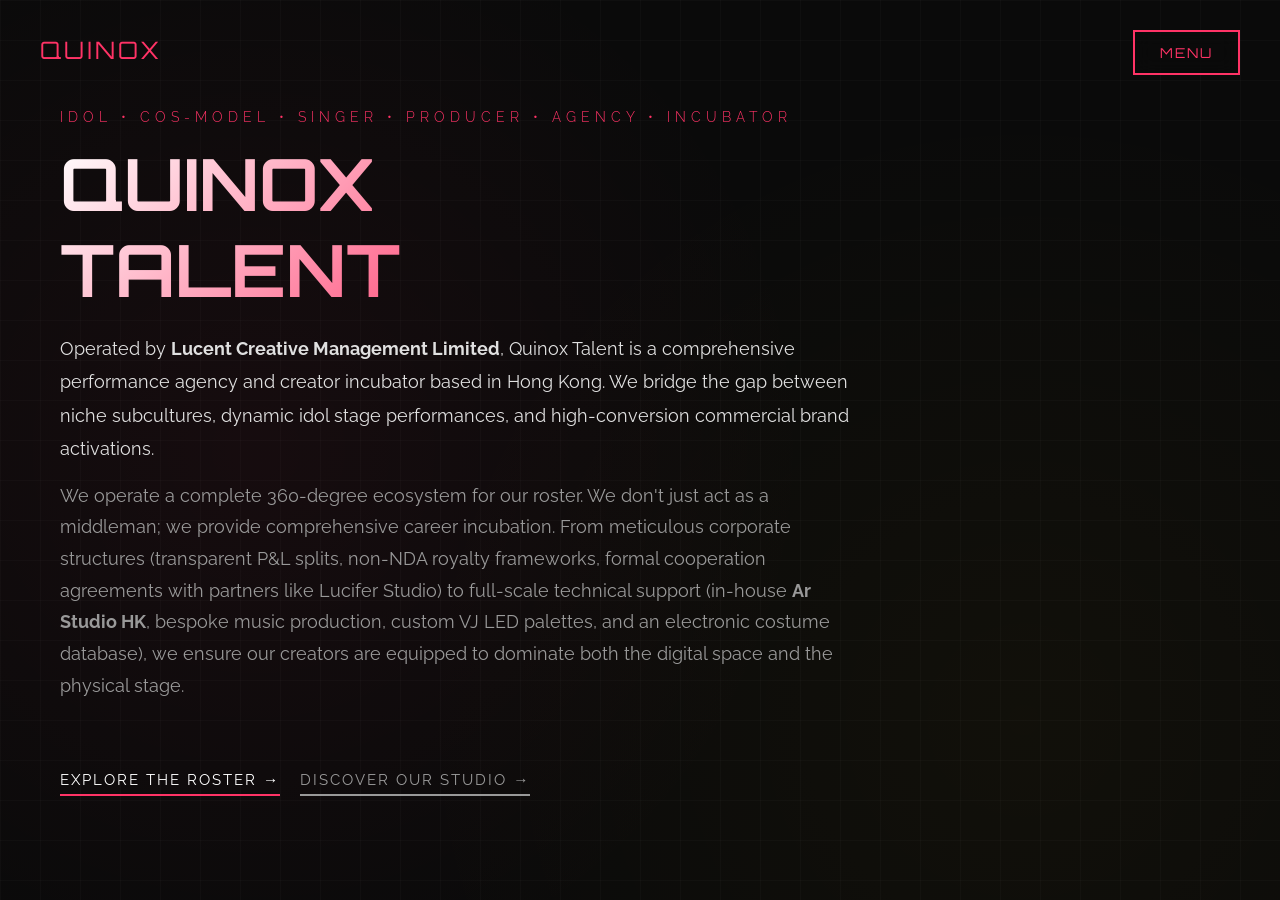
<file: index.html>
<!DOCTYPE html>
<html lang="en">
<head>
    <meta charset="UTF-8">
    <meta name="viewport" content="width=device-width, initial-scale=1.0">
    <title>Quinox Talent | Performance Agency & Incubator</title>
    <link rel="stylesheet" href="style.css">
</head>
<body>

    <div class="logo">QUINOX</div>

    <div id="myNav" class="menu-overlay">
        <a href="javascript:void(0)" class="closebtn" onclick="closeNav()">&times;</a>
        <a href="index.html">Home</a>
        <a href="artists.html">Creators & Groups</a>
        <a href="studio.html">Studio & Production</a>
        <a href="events.html">Performances & Campaigns</a>
        <a href="socials.html">Network Ecosystem</a>
        <a href="contact.html">Contact & B2B</a>
    </div>

    <button class="nav-toggle" onclick="openNav()">Menu</button>

    <div class="container hero">
        <p class="subtitle">Idol • Cos-Model • Singer • Producer • Agency • Incubator</p>
        <h1>QUINOX<br>TALENT</h1>
        <p style="max-width: 800px; font-size: 1.15rem; color: #e0e0e0;">
            Operated by <strong>Lucent Creative Management Limited</strong>, Quinox Talent is a comprehensive performance agency and creator incubator based in Hong Kong. We bridge the gap between niche subcultures, dynamic idol stage performances, and high-conversion commercial brand activations.
        </p>
        <p style="max-width: 800px; margin-top: 15px; color: var(--text-muted); line-height: 1.8;">
            We operate a complete 360-degree ecosystem for our roster. We don't just act as a middleman; we provide comprehensive career incubation. From meticulous corporate structures (transparent P&L splits, non-NDA royalty frameworks, formal cooperation agreements with partners like Lucifer Studio) to full-scale technical support (in-house <strong>Ar Studio HK</strong>, bespoke music production, custom VJ LED palettes, and an electronic costume database), we ensure our creators are equipped to dominate both the digital space and the physical stage.
        </p>
        
        <div style="display: flex; gap: 20px; margin-top: 40px;">
            <a href="artists.html" class="cta-link">Explore The Roster →</a>
            <a href="studio.html" class="cta-link" style="border-color: var(--text-muted); color: var(--text-muted);">Discover Our Studio →</a>
        </div>
    </div>

    <script src="script.js"></script>
</body>
</html>
</file>
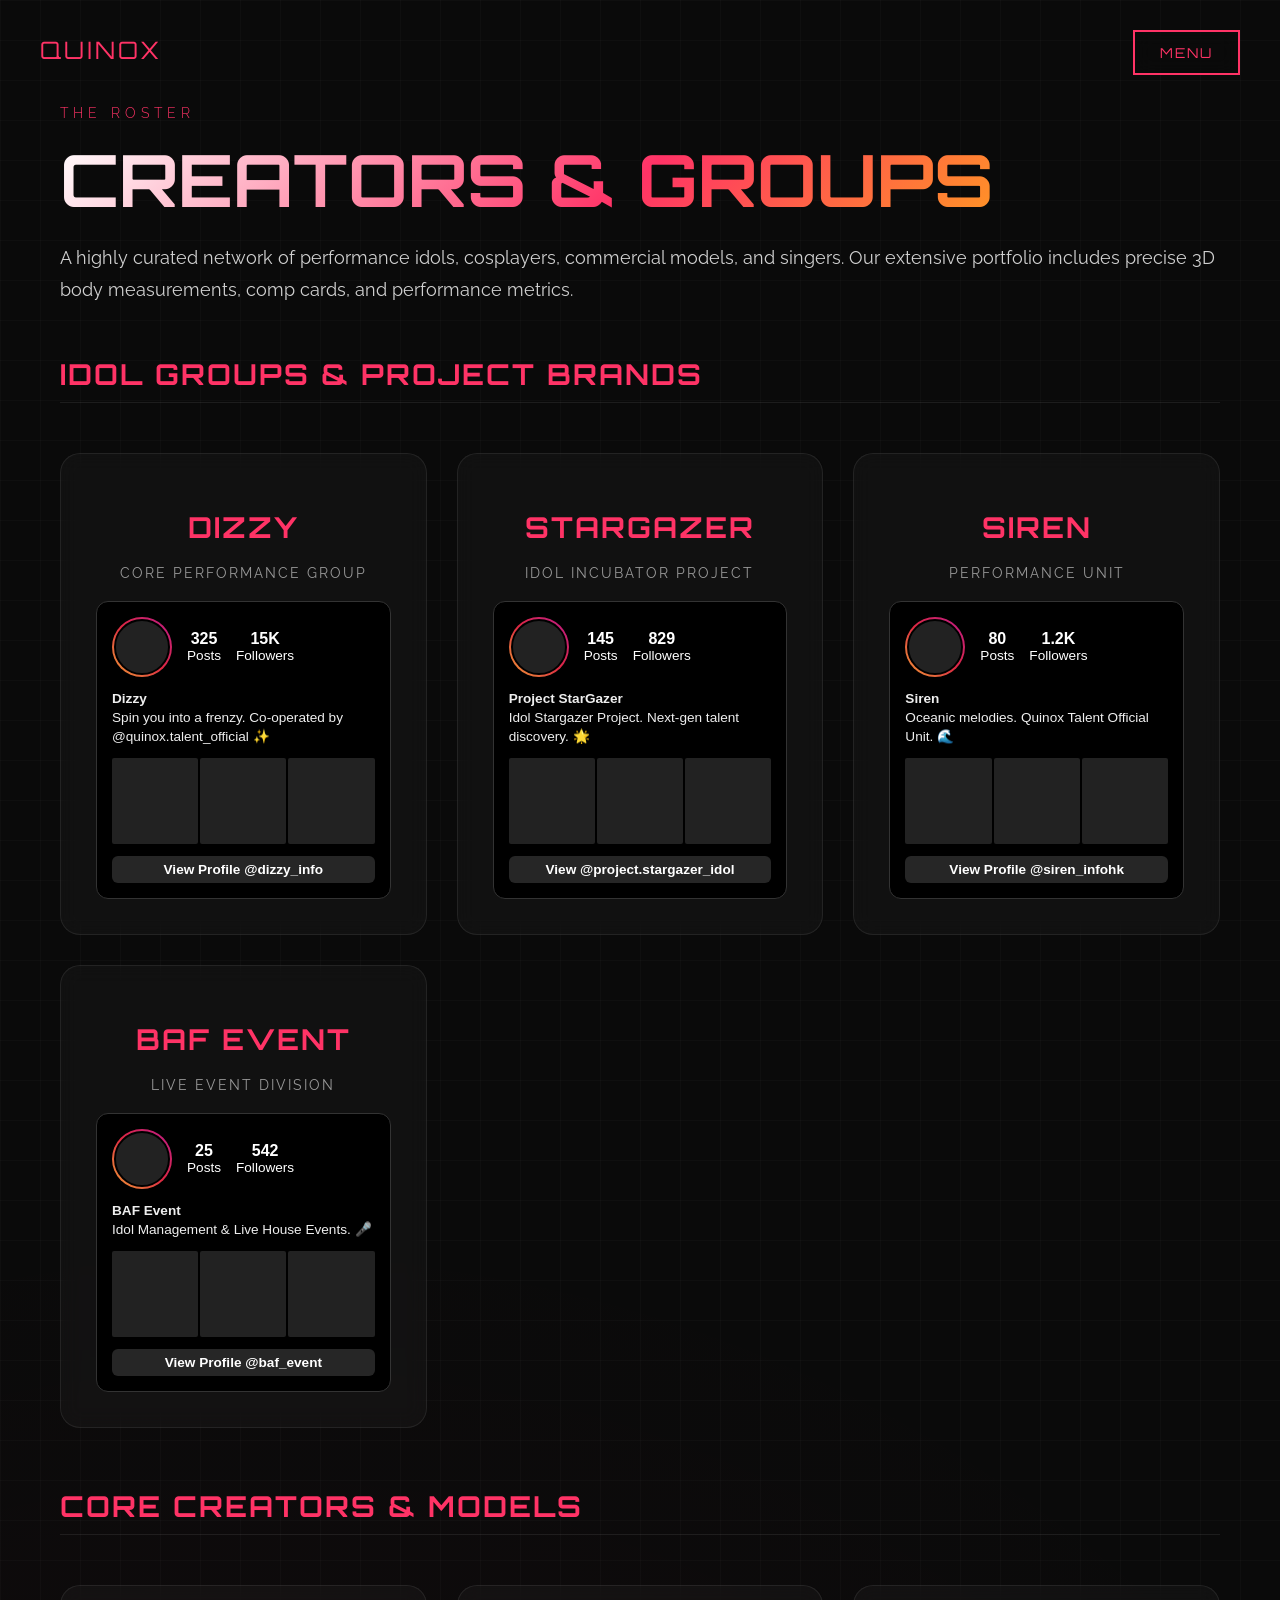
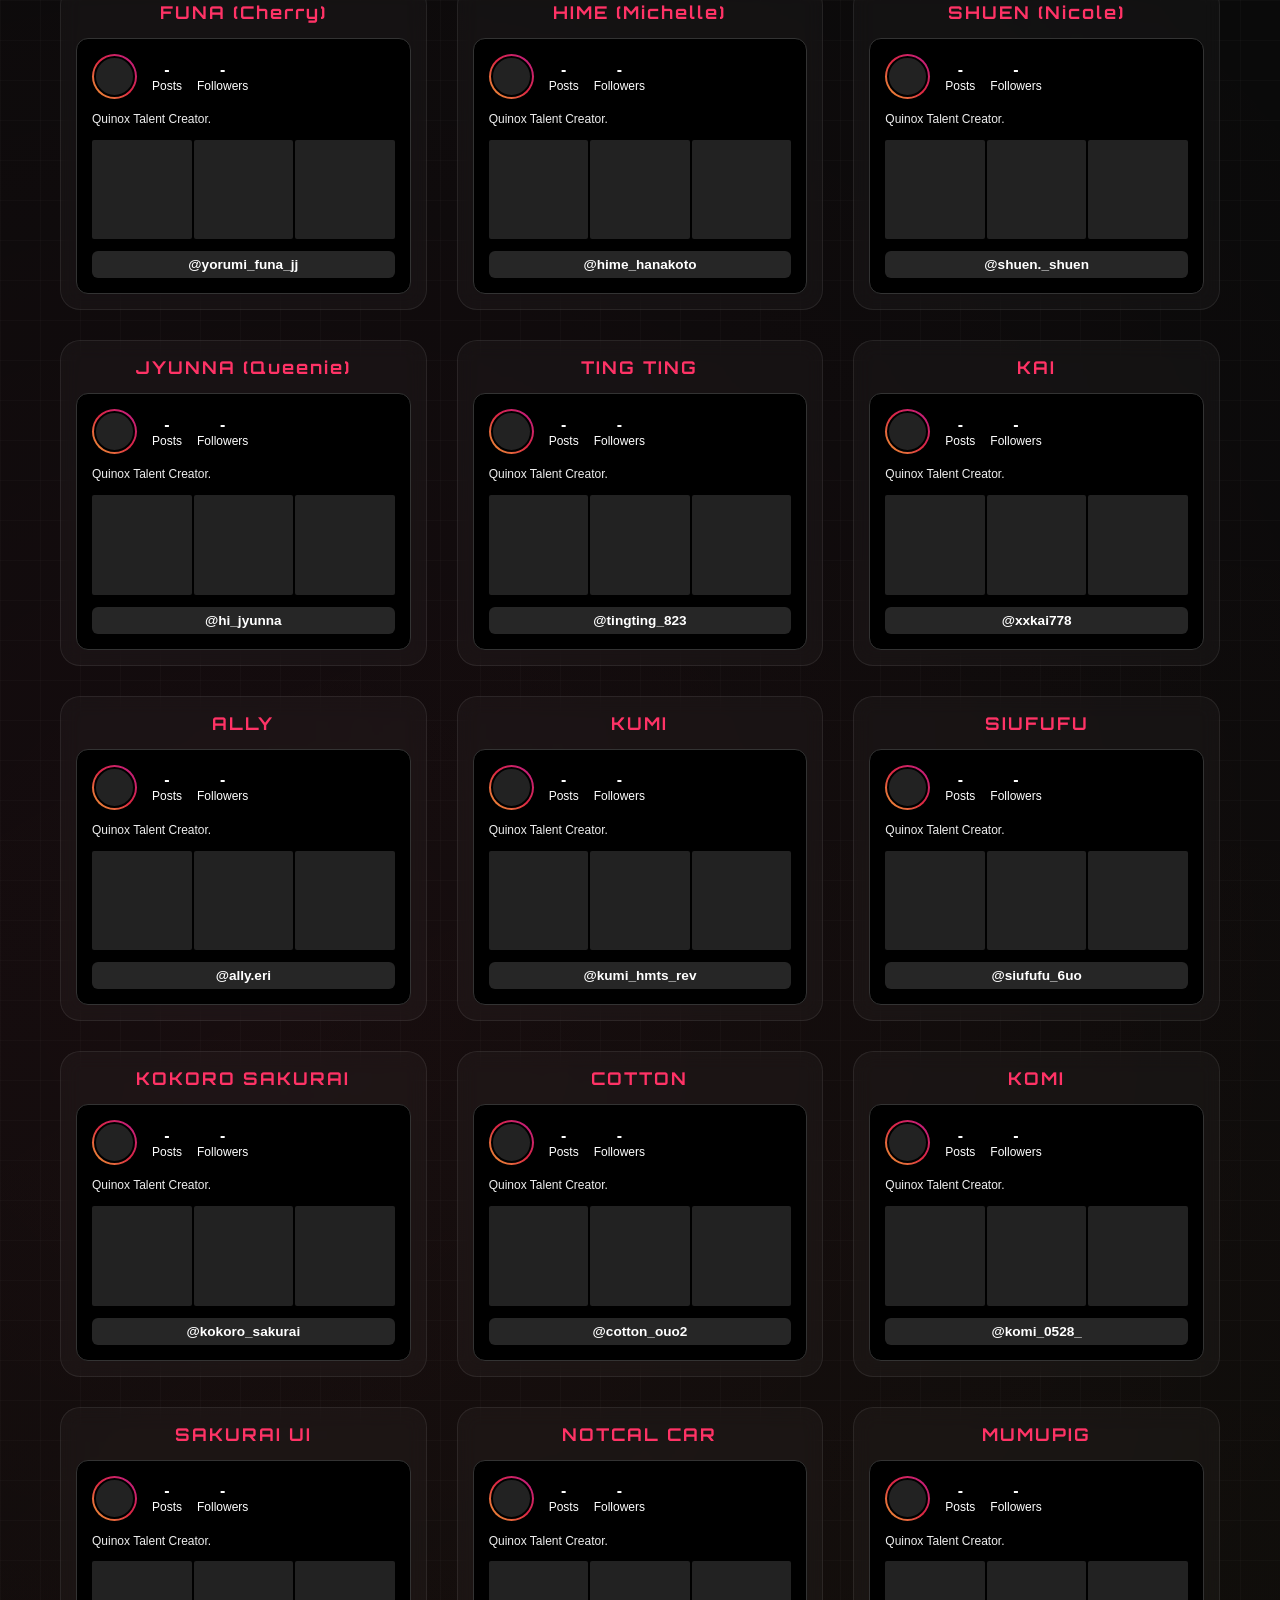
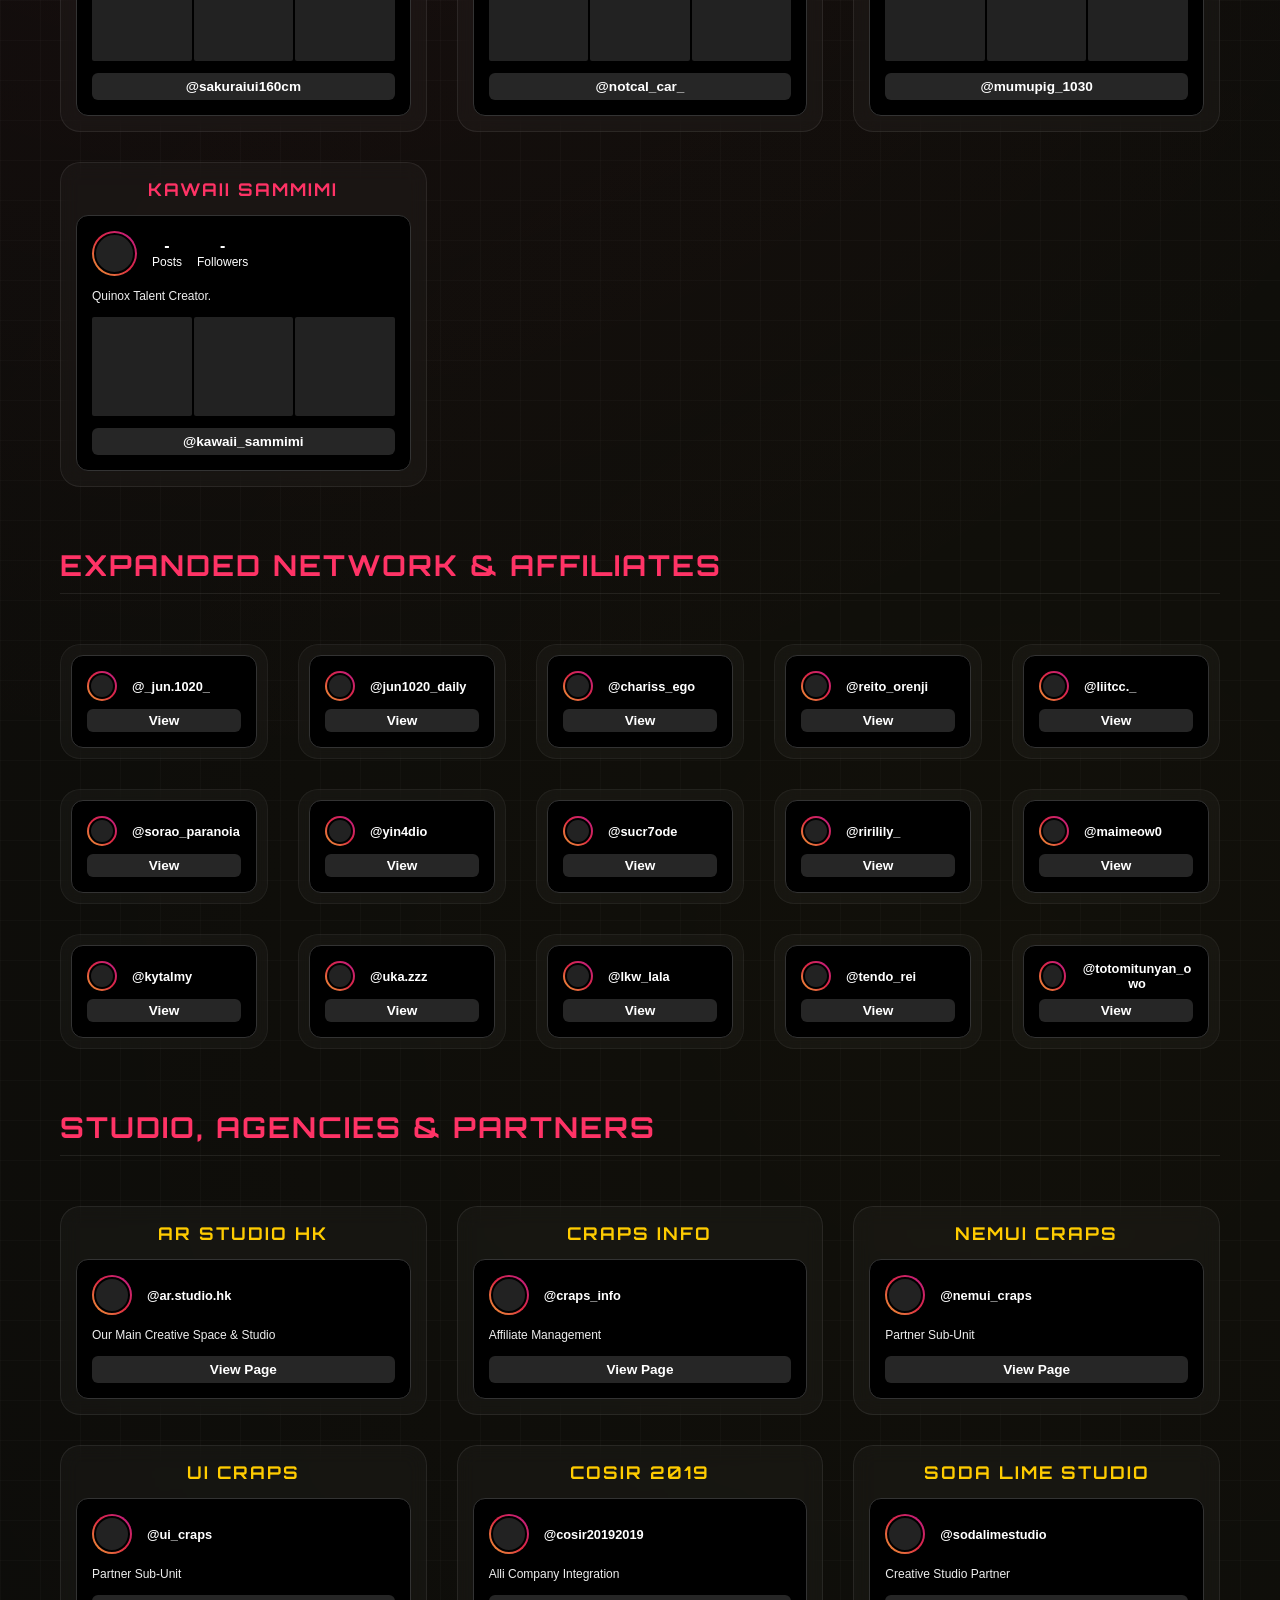
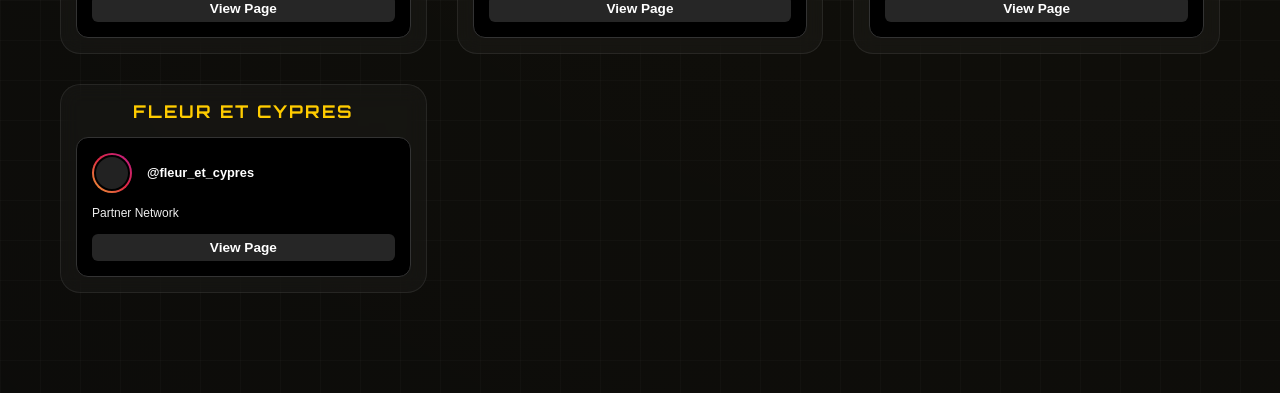
<file: artists.html>
<!DOCTYPE html>
<html lang="en">
<head>
    <meta charset="UTF-8">
    <meta name="viewport" content="width=device-width, initial-scale=1.0">
    <title>Creators & Groups | Quinox Talent</title>
    <link rel="stylesheet" href="style.css">
</head>
<body>
    <div class="logo">QUINOX</div>
    
    <div id="myNav" class="menu-overlay">
        <a href="javascript:void(0)" class="closebtn" onclick="closeNav()">&times;</a>
        <a href="index.html">Home</a>
        <a href="artists.html">Creators & Groups</a>
        <a href="studio.html">Studio & Production</a>
        <a href="events.html">Performances & Campaigns</a>
        <a href="socials.html">Network Ecosystem</a>
        <a href="contact.html">Contact & B2B</a>
    </div>
    <button class="nav-toggle" onclick="openNav()">Menu</button>

    <div class="container">
        <p class="subtitle">The Roster</p>
        <h1>CREATORS & GROUPS</h1>
        <p>A highly curated network of performance idols, cosplayers, commercial models, and singers. Our extensive portfolio includes precise 3D body measurements, comp cards, and performance metrics.</p>

        <h2 style="margin-top: 50px; border-bottom: 1px solid var(--border); padding-bottom: 10px;">IDOL GROUPS & PROJECT BRANDS</h2>
        <div class="grid">
            <div class="card artist-card">
                <h2>DIZZY</h2><p class="genre">Core Performance Group</p>
                <div class="ig-preview-card">
                    <div class="ig-header">
                        <div class="ig-avatar"><div class="ig-avatar-inner"></div></div>
                        <div class="ig-stats"><div><span>325</span>Posts</div><div><span>15K</span>Followers</div></div>
                    </div>
                    <div class="ig-bio"><strong>Dizzy</strong><br>Spin you into a frenzy. Co-operated by @quinox.talent_official ✨</div>
                    <div class="ig-grid"><div class="ig-grid-item"></div><div class="ig-grid-item"></div><div class="ig-grid-item"></div></div>
                    <a href="https://www.instagram.com/dizzy_info/" target="_blank" class="ig-btn">View Profile @dizzy_info</a>
                </div>
            </div>
            <div class="card artist-card">
                <h2>STARGAZER</h2><p class="genre">Idol Incubator Project</p>
                <div class="ig-preview-card">
                    <div class="ig-header">
                        <div class="ig-avatar"><div class="ig-avatar-inner"></div></div>
                        <div class="ig-stats"><div><span>145</span>Posts</div><div><span>829</span>Followers</div></div>
                    </div>
                    <div class="ig-bio"><strong>Project StarGazer</strong><br>Idol Stargazer Project. Next-gen talent discovery. 🌟</div>
                    <div class="ig-grid"><div class="ig-grid-item"></div><div class="ig-grid-item"></div><div class="ig-grid-item"></div></div>
                    <a href="https://www.instagram.com/project.stargazer_idol/" target="_blank" class="ig-btn">View @project.stargazer_idol</a>
                </div>
            </div>
            <div class="card artist-card">
                <h2>SIREN</h2><p class="genre">Performance Unit</p>
                <div class="ig-preview-card">
                    <div class="ig-header">
                        <div class="ig-avatar"><div class="ig-avatar-inner"></div></div>
                        <div class="ig-stats"><div><span>80</span>Posts</div><div><span>1.2K</span>Followers</div></div>
                    </div>
                    <div class="ig-bio"><strong>Siren</strong><br>Oceanic melodies. Quinox Talent Official Unit. 🌊</div>
                    <div class="ig-grid"><div class="ig-grid-item"></div><div class="ig-grid-item"></div><div class="ig-grid-item"></div></div>
                    <a href="https://www.instagram.com/siren_infohk/" target="_blank" class="ig-btn">View Profile @siren_infohk</a>
                </div>
            </div>
            <div class="card artist-card">
                <h2>BAF EVENT</h2><p class="genre">Live Event Division</p>
                <div class="ig-preview-card">
                    <div class="ig-header">
                        <div class="ig-avatar"><div class="ig-avatar-inner"></div></div>
                        <div class="ig-stats"><div><span>25</span>Posts</div><div><span>542</span>Followers</div></div>
                    </div>
                    <div class="ig-bio"><strong>BAF Event</strong><br>Idol Management & Live House Events. 🎤</div>
                    <div class="ig-grid"><div class="ig-grid-item"></div><div class="ig-grid-item"></div><div class="ig-grid-item"></div></div>
                    <a href="https://www.instagram.com/baf_event/" target="_blank" class="ig-btn">View Profile @baf_event</a>
                </div>
            </div>
        </div>

        <h2 style="margin-top: 60px; border-bottom: 1px solid var(--border); padding-bottom: 10px;">CORE CREATORS & MODELS</h2>
        <div class="grid">
            <script>
                const coreCreators = [
                    {name: "FUNA (Cherry)", handle: "yorumi_funa_jj"},
                    {name: "HIME (Michelle)", handle: "hime_hanakoto"},
                    {name: "SHUEN (Nicole)", handle: "shuen._shuen"},
                    {name: "JYUNNA (Queenie)", handle: "hi_jyunna"},
                    {name: "TING TING", handle: "tingting_823"},
                    {name: "KAI", handle: "xxkai778"},
                    {name: "ALLY", handle: "ally.eri"},
                    {name: "KUMI", handle: "kumi_hmts_rev"},
                    {name: "SIUFUFU", handle: "siufufu_6uo"},
                    {name: "KOKORO SAKURAI", handle: "kokoro_sakurai"},
                    {name: "COTTON", handle: "cotton_ouo2"},
                    {name: "KOMI", handle: "komi_0528_"},
                    {name: "SAKURAI UI", handle: "sakuraiui160cm"},
                    {name: "NOTCAL CAR", handle: "notcal_car_"},
                    {name: "MUMUPIG", handle: "mumupig_1030"},
                    {name: "KAWAII SAMMIMI", handle: "kawaii_sammimi"}
                ];
                
                coreCreators.forEach(creator => {
                    document.write(`
                    <div class="card artist-card" style="padding: 15px;">
                        <h2 style="font-size: 1.1rem; margin-top:0;">${creator.name}</h2>
                        <div class="ig-preview-card" style="margin-top: 10px;">
                            <div class="ig-header">
                                <div class="ig-avatar" style="width:45px; height:45px;"><div class="ig-avatar-inner"></div></div>
                                <div class="ig-stats" style="font-size: 0.75rem;"><div><span>-</span>Posts</div><div><span>-</span>Followers</div></div>
                            </div>
                            <div class="ig-bio" style="font-size: 0.75rem;">Quinox Talent Creator.</div>
                            <div class="ig-grid"><div class="ig-grid-item"></div><div class="ig-grid-item"></div><div class="ig-grid-item"></div></div>
                            <a href="https://www.instagram/${creator.handle}/" target="_blank" class="ig-btn">@${creator.handle}</a>
                        </div>
                    </div>
                    `);
                });
            </script>
        </div>

        <h2 style="margin-top: 60px; border-bottom: 1px solid var(--border); padding-bottom: 10px;">EXPANDED NETWORK & AFFILIATES</h2>
        <div class="grid" style="grid-template-columns: repeat(auto-fit, minmax(200px, 1fr));">
            <script>
                const expandedNetwork = [
                    "_jun.1020_", "jun1020_daily", "chariss_ego", "reito_orenji", "liitcc._", 
                    "sorao_paranoia", "yin4dio", "sucr7ode", "ririlily_", "maimeow0", 
                    "kytalmy", "uka.zzz", "lkw_lala", "tendo_rei", "totomitunyan_owo"
                ];
                
                expandedNetwork.forEach(handle => {
                    document.write(`
                    <div class="card artist-card" style="padding: 10px; border-color: rgba(255,255,255,0.05);">
                        <div class="ig-preview-card" style="margin-top: 0;">
                            <div class="ig-header" style="margin-bottom:0;">
                                <div class="ig-avatar" style="width:30px; height:30px;"><div class="ig-avatar-inner"></div></div>
                                <div style="font-size:0.8rem; font-weight:bold; word-break: break-all;">@${handle}</div>
                            </div>
                            <a href="https://www.instagram/${handle}/" target="_blank" class="ig-btn" style="padding: 4px 0; margin-top:8px;">View</a>
                        </div>
                    </div>
                    `);
                });
            </script>
        </div>

        <h2 style="margin-top: 60px; border-bottom: 1px solid var(--border); padding-bottom: 10px;">STUDIO, AGENCIES & PARTNERS</h2>
        <div class="grid">
            <script>
                const partners = [
                    {name: "AR STUDIO HK", handle: "ar.studio.hk", desc: "Our Main Creative Space & Studio"},
                    {name: "CRAPS INFO", handle: "craps_info", desc: "Affiliate Management"},
                    {name: "NEMUI CRAPS", handle: "nemui_craps", desc: "Partner Sub-Unit"},
                    {name: "UI CRAPS", handle: "ui_craps", desc: "Partner Sub-Unit"},
                    {name: "COSIR 2019", handle: "cosir20192019", desc: "Alli Company Integration"},
                    {name: "SODA LIME STUDIO", handle: "sodalimestudio", desc: "Creative Studio Partner"},
                    {name: "FLEUR ET CYPRES", handle: "fleur_et_cypres", desc: "Partner Network"}
                ];
                
                partners.forEach(partner => {
                    document.write(`
                    <div class="card artist-card" style="padding: 15px;">
                        <h2 style="font-size: 1.1rem; margin-top:0; color:var(--accent-secondary);">${partner.name}</h2>
                        <div class="ig-preview-card" style="margin-top: 10px;">
                            <div class="ig-header">
                                <div class="ig-avatar" style="width:40px; height:40px;"><div class="ig-avatar-inner"></div></div>
                                <div style="font-size:0.8rem; font-weight:bold;">@${partner.handle}</div>
                            </div>
                            <div class="ig-bio" style="font-size: 0.75rem;">${partner.desc}</div>
                            <a href="https://www.instagram/${partner.handle}/" target="_blank" class="ig-btn">View Page</a>
                        </div>
                    </div>
                    `);
                });
            </script>
        </div>
    </div>

    <script src="script.js"></script>
</body>
</html>
</file>
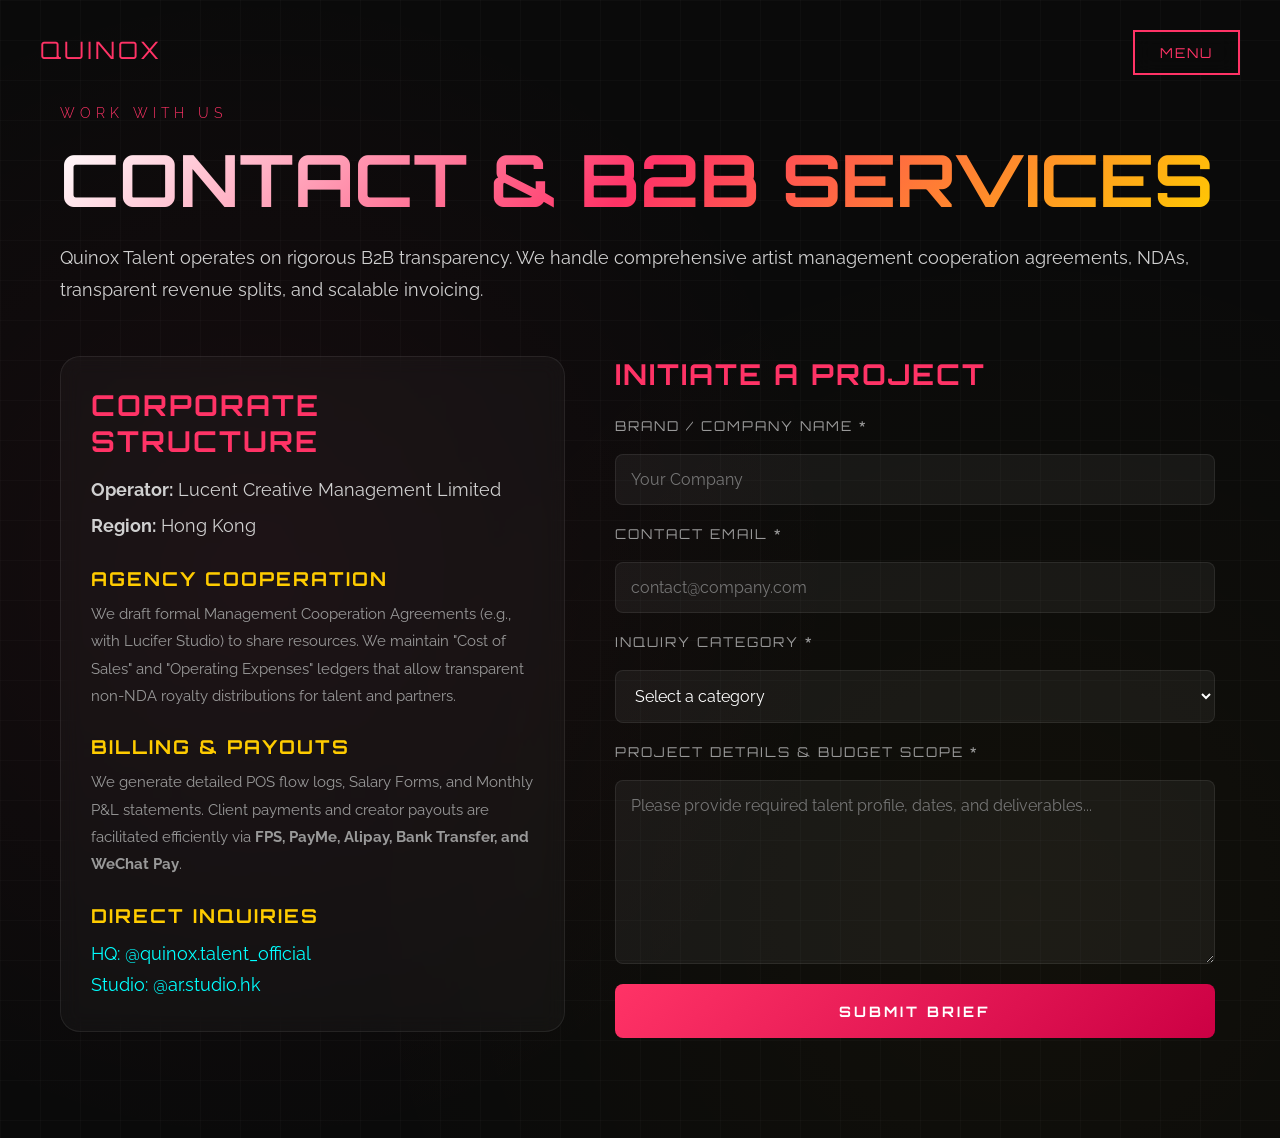
<file: contact.html>
<!DOCTYPE html>
<html lang="en">
<head>
    <meta charset="UTF-8">
    <meta name="viewport" content="width=device-width, initial-scale=1.0">
    <title>Contact & B2B | Quinox Talent</title>
    <link rel="stylesheet" href="style.css">
</head>
<body>
    <div class="logo">QUINOX</div>
    
    <div id="myNav" class="menu-overlay">
        <a href="javascript:void(0)" class="closebtn" onclick="closeNav()">&times;</a>
        <a href="index.html">Home</a>
        <a href="artists.html">Creators & Groups</a>
        <a href="studio.html">Studio & Production</a>
        <a href="events.html">Performances & Campaigns</a>
        <a href="socials.html">Network Ecosystem</a>
        <a href="contact.html">Contact & B2B</a>
    </div>
    <button class="nav-toggle" onclick="openNav()">Menu</button>

    <div class="container">
        <p class="subtitle">Work With Us</p>
        <h1>CONTACT & B2B SERVICES</h1>
        <p>Quinox Talent operates on rigorous B2B transparency. We handle comprehensive artist management cooperation agreements, NDAs, transparent revenue splits, and scalable invoicing.</p>

        <div class="contact-grid">
            <div>
                <div class="info-card">
                    <h2>CORPORATE STRUCTURE</h2>
                    <p style="margin-bottom: 5px;"><strong>Operator:</strong> Lucent Creative Management Limited</p>
                    <p style="margin-bottom: 20px;"><strong>Region:</strong> Hong Kong</p>
                    
                    <h3 style="margin-top: 25px;">AGENCY COOPERATION</h3>
                    <p style="color: var(--text-muted); font-size: 0.95rem;">
                        We draft formal Management Cooperation Agreements (e.g., with Lucifer Studio) to share resources. We maintain "Cost of Sales" and "Operating Expenses" ledgers that allow transparent non-NDA royalty distributions for talent and partners.
                    </p>
                    
                    <h3 style="margin-top: 25px;">BILLING & PAYOUTS</h3>
                    <p style="color: var(--text-muted); font-size: 0.95rem;">
                        We generate detailed POS flow logs, Salary Forms, and Monthly P&L statements. Client payments and creator payouts are facilitated efficiently via <strong>FPS, PayMe, Alipay, Bank Transfer, and WeChat Pay</strong>.
                    </p>

                    <h3 style="margin-top: 25px;">DIRECT INQUIRIES</h3>
                    <p style="color: var(--accent-glow);">HQ: @quinox.talent_official</p>
                    <p style="color: var(--accent-glow);">Studio: @ar.studio.hk</p>
                </div>
            </div>

            <div>
                <h2 style="margin-bottom: 25px;">INITIATE A PROJECT</h2>
                <form onsubmit="handleSubmit(event)">
                    <label>BRAND / COMPANY NAME *</label>
                    <input type="text" placeholder="Your Company" required>

                    <label>CONTACT EMAIL *</label>
                    <input type="email" placeholder="contact@company.com" required>

                    <label>INQUIRY CATEGORY *</label>
                    <select required>
                        <option value="">Select a category</option>
                        <option value="commercial">Commercial Promotion / Ad Campaign</option>
                        <option value="stage">Stage Performance / Idol Show</option>
                        <option value="sponsorship">Brand Sponsorship</option>
                        <option value="b2b">Agency Cooperation</option>
                    </select>

                    <label>PROJECT DETAILS & BUDGET SCOPE *</label>
                    <textarea rows="8" placeholder="Please provide required talent profile, dates, and deliverables..." required></textarea>

                    <button type="submit" class="submit-btn">SUBMIT BRIEF</button>
                </form>
            </div>
        </div>
    </div>

    <script src="script.js"></script>
</body>
</html>
</file>
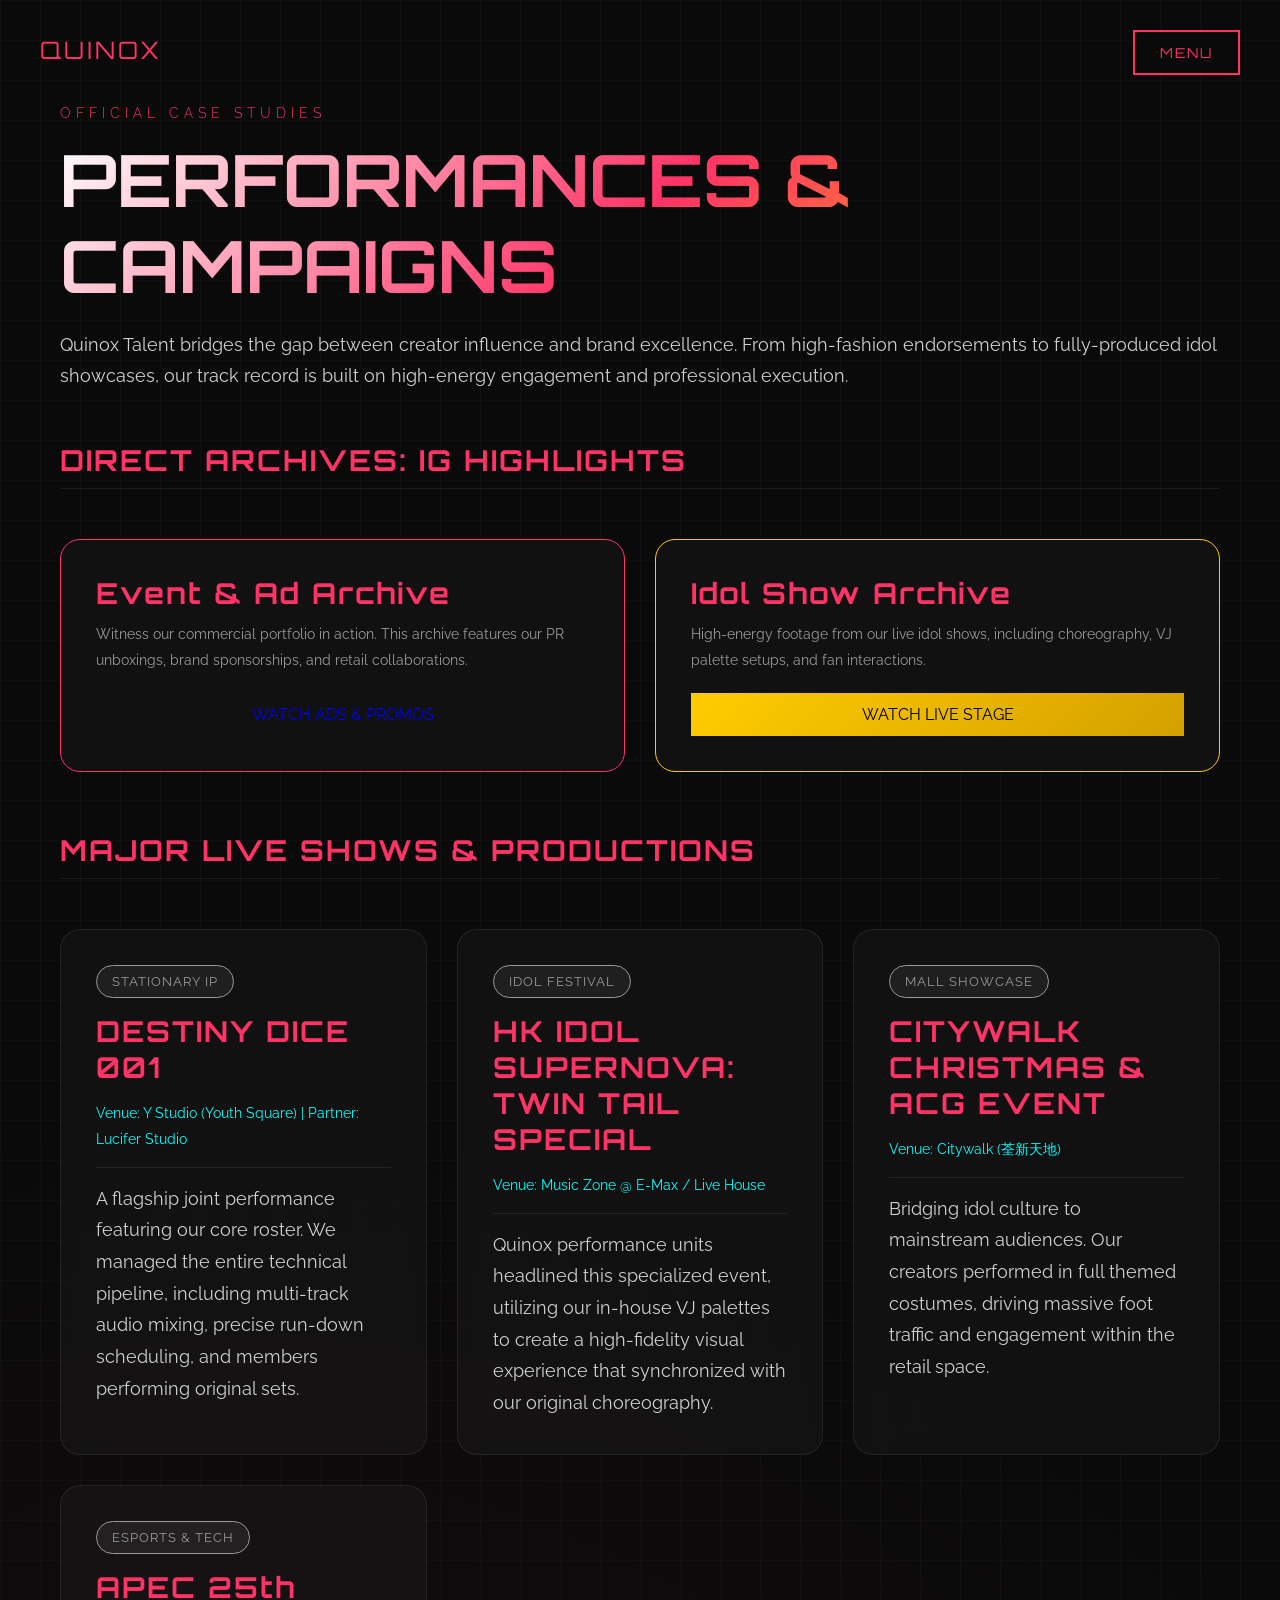
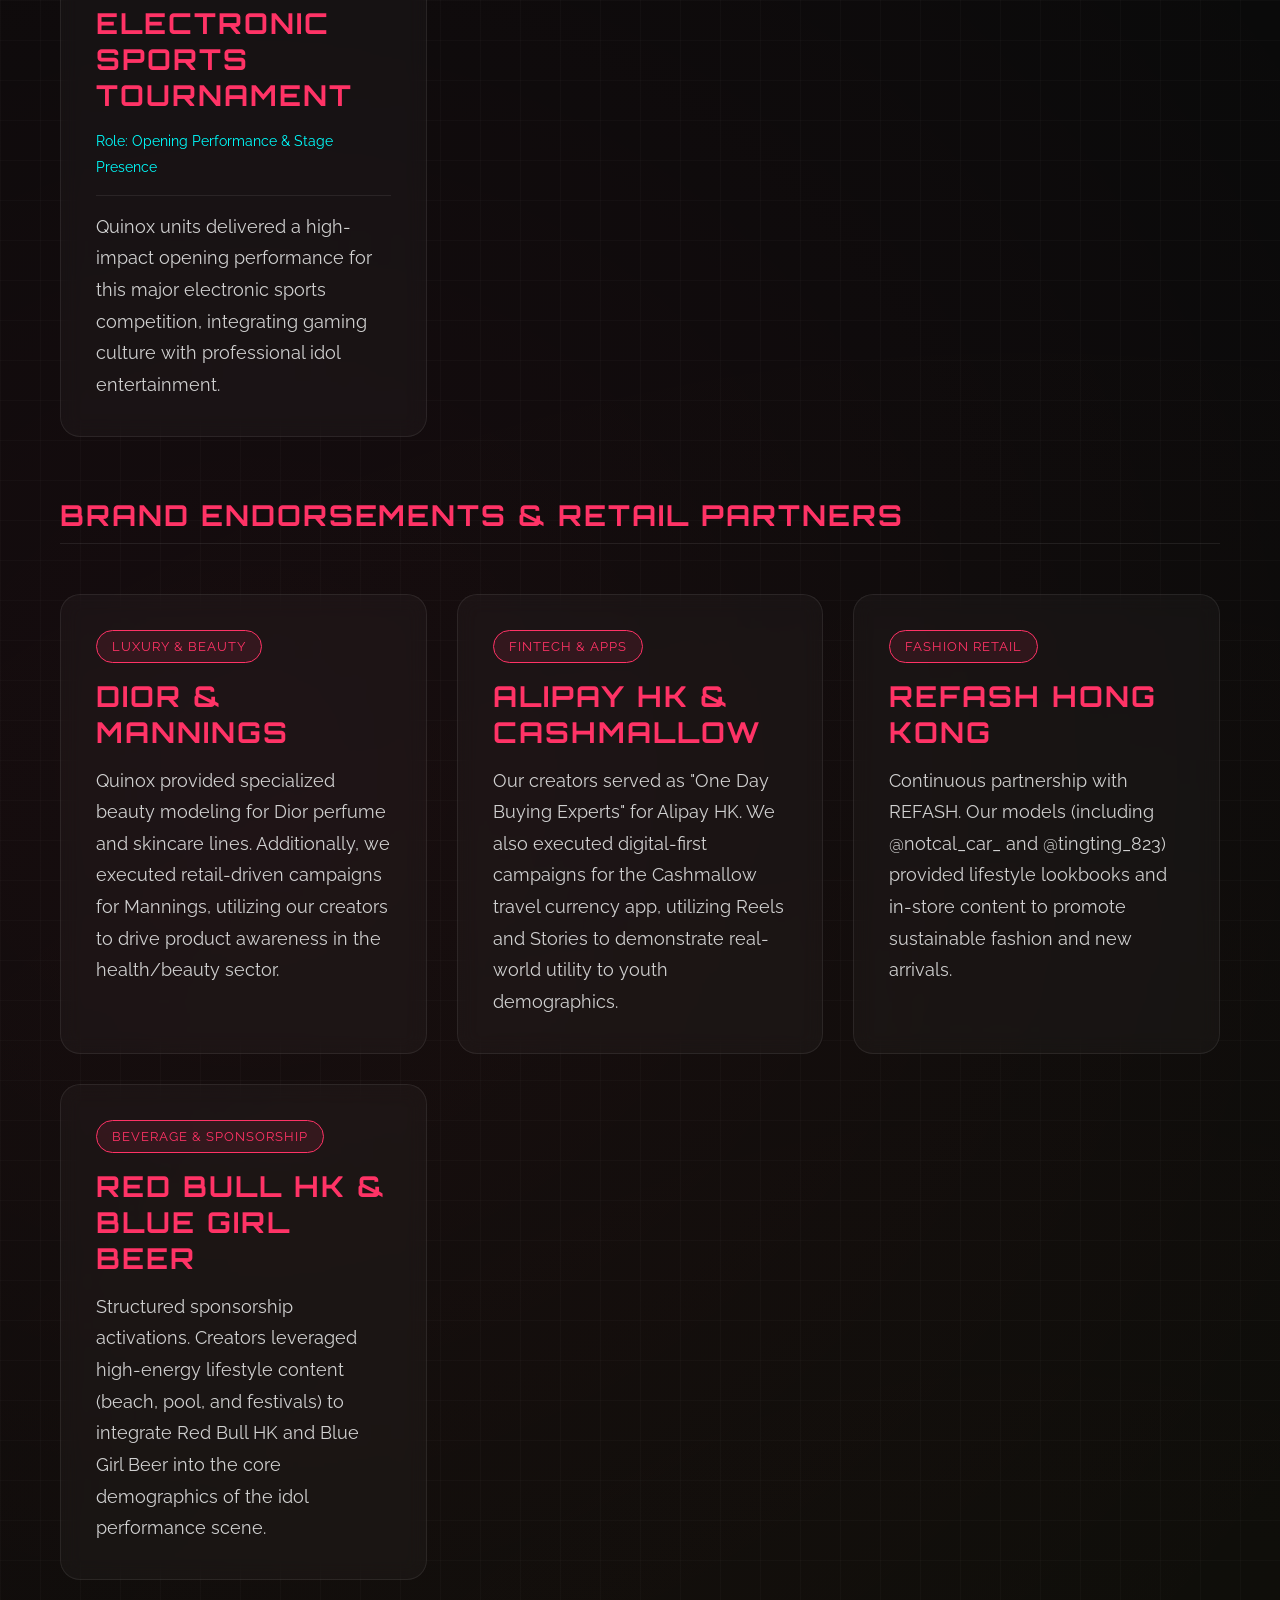
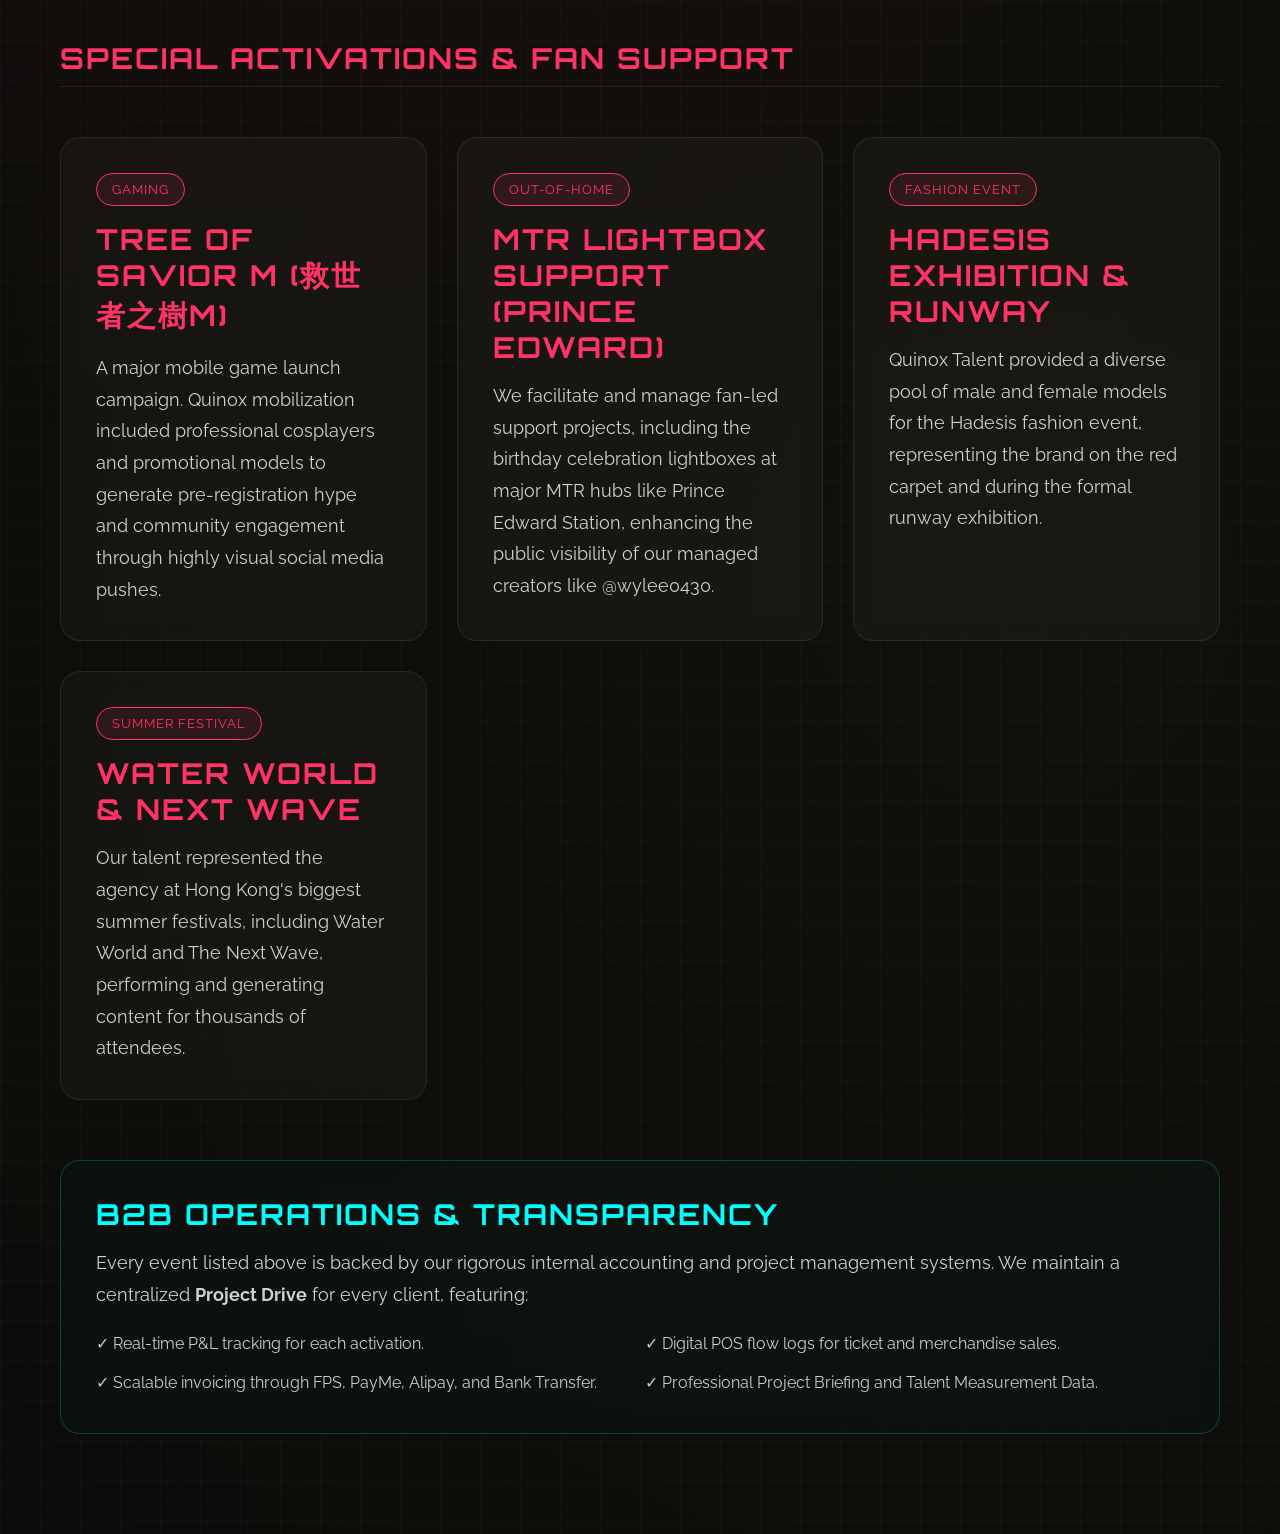
<file: events.html>
<!DOCTYPE html>
<html lang="en">
<head>
    <meta charset="UTF-8">
    <meta name="viewport" content="width=device-width, initial-scale=1.0">
    <title>Performances & Campaigns | Quinox Talent</title>
    <link rel="stylesheet" href="style.css">
</head>
<body>
    <div class="logo">QUINOX</div>
    
    <div id="myNav" class="menu-overlay">
        <a href="javascript:void(0)" class="closebtn" onclick="closeNav()">&times;</a>
        <a href="index.html">Home</a>
        <a href="artists.html">Creators & Groups</a>
        <a href="studio.html">Studio & Production</a>
        <a href="events.html">Performances & Campaigns</a>
        <a href="socials.html">Network Ecosystem</a>
        <a href="contact.html">Contact & B2B</a>
    </div>
    <button class="nav-toggle" onclick="openNav()">Menu</button>

    <div class="container">
        <p class="subtitle">Official Case Studies</p>
        <h1>PERFORMANCES & CAMPAIGNS</h1>
        <p>Quinox Talent bridges the gap between creator influence and brand excellence. From high-fashion endorsements to fully-produced idol showcases, our track record is built on high-energy engagement and professional execution.</p>

        <h2 style="margin-top: 50px; border-bottom: 1px solid var(--border); padding-bottom: 10px;">DIRECT ARCHIVES: IG HIGHLIGHTS</h2>
        <div class="grid" style="grid-template-columns: 1fr 1fr; margin-bottom: 60px;">
            <div class="card" style="border-color: var(--accent); display: flex; flex-direction: column; justify-content: center;">
                <h2 style="margin-bottom: 10px;">Event & Ad Archive</h2>
                <p style="font-size: 0.9rem; color: var(--text-muted); margin-bottom: 20px;">
                    Witness our commercial portfolio in action. This archive features our PR unboxings, brand sponsorships, and retail collaborations.
                </p>
                <a href="https://www.instagram.com/stories/highlights/18288766567148145/" target="_blank" class="submit-btn" style="text-decoration: none; padding: 12px 20px; text-align: center;">WATCH ADS & PROMOS</a>
            </div>

            <div class="card" style="border-color: var(--accent-secondary); display: flex; flex-direction: column; justify-content: center;">
                <h2 style="margin-bottom: 10px;">Idol Show Archive</h2>
                <p style="font-size: 0.9rem; color: var(--text-muted); margin-bottom: 20px;">
                    High-energy footage from our live idol shows, including choreography, VJ palette setups, and fan interactions.
                </p>
                <a href="https://www.instagram.com/stories/highlights/18112910713472087/" target="_blank" class="submit-btn" style="text-decoration: none; padding: 12px 20px; text-align: center; background: linear-gradient(135deg, var(--accent-secondary) 0%, #d4a000 100%); color: black;">WATCH LIVE STAGE</a>
            </div>
        </div>

        <h2 style="margin-top: 60px; border-bottom: 1px solid var(--border); padding-bottom: 10px;">MAJOR LIVE SHOWS & PRODUCTIONS</h2>
        <div class="grid">
            <div class="card">
                <span class="event-tag past">STATIONARY IP</span>
                <h2>DESTINY DICE 001</h2>
                <p style="color: var(--accent-glow); font-size: 0.9rem; margin-bottom: 10px;">Venue: Y Studio (Youth Square) | Partner: Lucifer Studio</p>
                <hr style="border: none; border-top: 1px solid var(--border); margin: 15px 0;">
                <p>A flagship joint performance featuring our core roster. We managed the entire technical pipeline, including multi-track audio mixing, precise run-down scheduling, and members performing original sets.</p>
            </div>

            <div class="card">
                <span class="event-tag past">IDOL FESTIVAL</span>
                <h2>HK IDOL SUPERNOVA: TWIN TAIL SPECIAL</h2>
                <p style="color: var(--accent-glow); font-size: 0.9rem; margin-bottom: 10px;">Venue: Music Zone @ E-Max / Live House</p>
                <hr style="border: none; border-top: 1px solid var(--border); margin: 15px 0;">
                <p>Quinox performance units headlined this specialized event, utilizing our in-house VJ palettes to create a high-fidelity visual experience that synchronized with our original choreography.</p>
            </div>

            <div class="card">
                <span class="event-tag past">MALL SHOWCASE</span>
                <h2>CITYWALK CHRISTMAS & ACG EVENT</h2>
                <p style="color: var(--accent-glow); font-size: 0.9rem; margin-bottom: 10px;">Venue: Citywalk (荃新天地)</p>
                <hr style="border: none; border-top: 1px solid var(--border); margin: 15px 0;">
                <p>Bridging idol culture to mainstream audiences. Our creators performed in full themed costumes, driving massive foot traffic and engagement within the retail space.</p>
            </div>

            <div class="card">
                <span class="event-tag past">ESPORTS & TECH</span>
                <h2>APEC 25th ELECTRONIC SPORTS TOURNAMENT</h2>
                <p style="color: var(--accent-glow); font-size: 0.9rem; margin-bottom: 10px;">Role: Opening Performance & Stage Presence</p>
                <hr style="border: none; border-top: 1px solid var(--border); margin: 15px 0;">
                <p>Quinox units delivered a high-impact opening performance for this major electronic sports competition, integrating gaming culture with professional idol entertainment.</p>
            </div>
        </div>

        <h2 style="margin-top: 60px; border-bottom: 1px solid var(--border); padding-bottom: 10px;">BRAND ENDORSEMENTS & RETAIL PARTNERS</h2>
        <div class="grid">
            <div class="card">
                <span class="event-tag">LUXURY & BEAUTY</span>
                <h2>DIOR & MANNINGS</h2>
                <p>Quinox provided specialized beauty modeling for Dior perfume and skincare lines. Additionally, we executed retail-driven campaigns for Mannings, utilizing our creators to drive product awareness in the health/beauty sector.</p>
            </div>

            <div class="card">
                <span class="event-tag">FINTECH & APPS</span>
                <h2>ALIPAY HK & CASHMALLOW</h2>
                <p>Our creators served as "One Day Buying Experts" for Alipay HK. We also executed digital-first campaigns for the Cashmallow travel currency app, utilizing Reels and Stories to demonstrate real-world utility to youth demographics.</p>
            </div>

            <div class="card">
                <span class="event-tag">FASHION RETAIL</span>
                <h2>REFASH HONG KONG</h2>
                <p>Continuous partnership with REFASH. Our models (including @notcal_car_ and @tingting_823) provided lifestyle lookbooks and in-store content to promote sustainable fashion and new arrivals.</p>
            </div>

            <div class="card">
                <span class="event-tag">BEVERAGE & SPONSORSHIP</span>
                <h2>RED BULL HK & BLUE GIRL BEER</h2>
                <p>Structured sponsorship activations. Creators leveraged high-energy lifestyle content (beach, pool, and festivals) to integrate Red Bull HK and Blue Girl Beer into the core demographics of the idol performance scene.</p>
            </div>
        </div>

        <h2 style="margin-top: 60px; border-bottom: 1px solid var(--border); padding-bottom: 10px;">SPECIAL ACTIVATIONS & FAN SUPPORT</h2>
        <div class="grid">
            <div class="card">
                <span class="event-tag">GAMING</span>
                <h2>TREE OF SAVIOR M (救世者之樹M)</h2>
                <p>A major mobile game launch campaign. Quinox mobilization included professional cosplayers and promotional models to generate pre-registration hype and community engagement through highly visual social media pushes.</p>
            </div>

            <div class="card">
                <span class="event-tag">OUT-OF-HOME</span>
                <h2>MTR LIGHTBOX SUPPORT (PRINCE EDWARD)</h2>
                <p>We facilitate and manage fan-led support projects, including the birthday celebration lightboxes at major MTR hubs like Prince Edward Station, enhancing the public visibility of our managed creators like @wylee0430.</p>
            </div>

            <div class="card">
                <span class="event-tag">FASHION EVENT</span>
                <h2>HADESIS EXHIBITION & RUNWAY</h2>
                <p>Quinox Talent provided a diverse pool of male and female models for the Hadesis fashion event, representing the brand on the red carpet and during the formal runway exhibition.</p>
            </div>

            <div class="card">
                <span class="event-tag">SUMMER FESTIVAL</span>
                <h2>WATER WORLD & NEXT WAVE</h2>
                <p>Our talent represented the agency at Hong Kong's biggest summer festivals, including Water World and The Next Wave, performing and generating content for thousands of attendees.</p>
            </div>
        </div>

        <div class="card" style="margin-top: 60px; border: 1px solid rgba(0, 255, 255, 0.2); background: rgba(0, 255, 255, 0.02);">
            <h2 style="color: var(--accent-glow);">B2B OPERATIONS & TRANSPARENCY</h2>
            <p>Every event listed above is backed by our rigorous internal accounting and project management systems. We maintain a centralized <strong>Project Drive</strong> for every client, featuring:</p>
            <ul style="list-style-type: none; margin-top: 20px; color: #ccc; line-height: 1.8; display: grid; grid-template-columns: 1fr 1fr; gap: 10px;">
                <li>✓ Real-time P&L tracking for each activation.</li>
                <li>✓ Digital POS flow logs for ticket and merchandise sales.</li>
                <li>✓ Scalable invoicing through FPS, PayMe, Alipay, and Bank Transfer.</li>
                <li>✓ Professional Project Briefing and Talent Measurement Data.</li>
            </ul>
        </div>

    </div>

    <script src="script.js"></script>
</body>
</html>
</file>
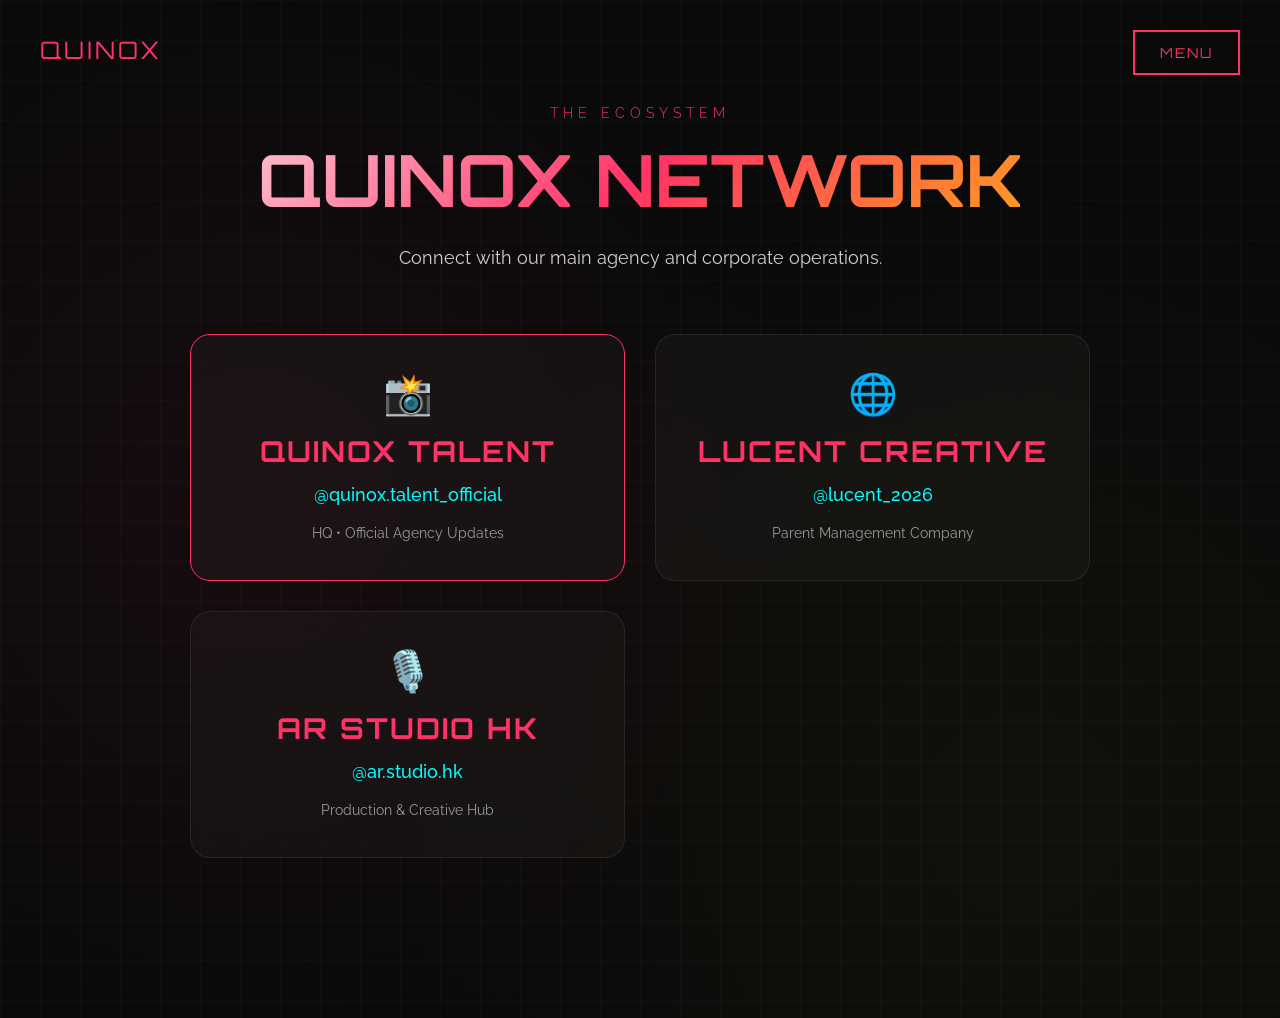
<file: socials.html>
<!DOCTYPE html>
<html lang="en">
<head>
    <meta charset="UTF-8">
    <meta name="viewport" content="width=device-width, initial-scale=1.0">
    <title>Network & Social Media | Quinox Talent</title>
    <link rel="stylesheet" href="style.css">
</head>
<body>
    <div class="logo">QUINOX</div>
    
    <div id="myNav" class="menu-overlay">
        <a href="javascript:void(0)" class="closebtn" onclick="closeNav()">&times;</a>
        <a href="index.html">Home</a>
        <a href="artists.html">Creators & Groups</a>
        <a href="studio.html">Studio & Production</a>
        <a href="events.html">Performances & Campaigns</a>
        <a href="socials.html">Network Ecosystem</a>
        <a href="contact.html">Contact & B2B</a>
    </div>
    <button class="nav-toggle" onclick="openNav()">Menu</button>

    <div class="container" style="text-align: center;">
        <p class="subtitle">The Ecosystem</p>
        <h1>QUINOX NETWORK</h1>
        <p>Connect with our main agency and corporate operations.</p>

        <div class="grid" style="max-width: 900px; margin: 60px auto;">
            <a href="https://www.instagram.com/quinox.talent_official/" target="_blank" class="card social-card" style="border-color: var(--accent);">
                <div style="font-size: 2.5rem; margin-bottom: 15px;">📸</div>
                <h2>QUINOX TALENT</h2>
                <p class="social-handle">@quinox.talent_official</p>
                <p style="font-size: 0.85rem; color: var(--text-muted); margin-top: 10px;">HQ • Official Agency Updates</p>
            </a>

            <a href="https://www.instagram.com/lucent_2026/" target="_blank" class="card social-card">
                <div style="font-size: 2.5rem; margin-bottom: 15px;">🌐</div>
                <h2>LUCENT CREATIVE</h2>
                <p class="social-handle">@lucent_2026</p>
                <p style="font-size: 0.85rem; color: var(--text-muted); margin-top: 10px;">Parent Management Company</p>
            </a>

            <a href="https://www.instagram.com/ar.studio.hk/" target="_blank" class="card social-card">
                <div style="font-size: 2.5rem; margin-bottom: 15px;">🎙️</div>
                <h2>AR STUDIO HK</h2>
                <p class="social-handle">@ar.studio.hk</p>
                <p style="font-size: 0.85rem; color: var(--text-muted); margin-top: 10px;">Production & Creative Hub</p>
            </a>
        </div>
    </div>

    <script src="script.js"></script>
</body>
</html>
</file>
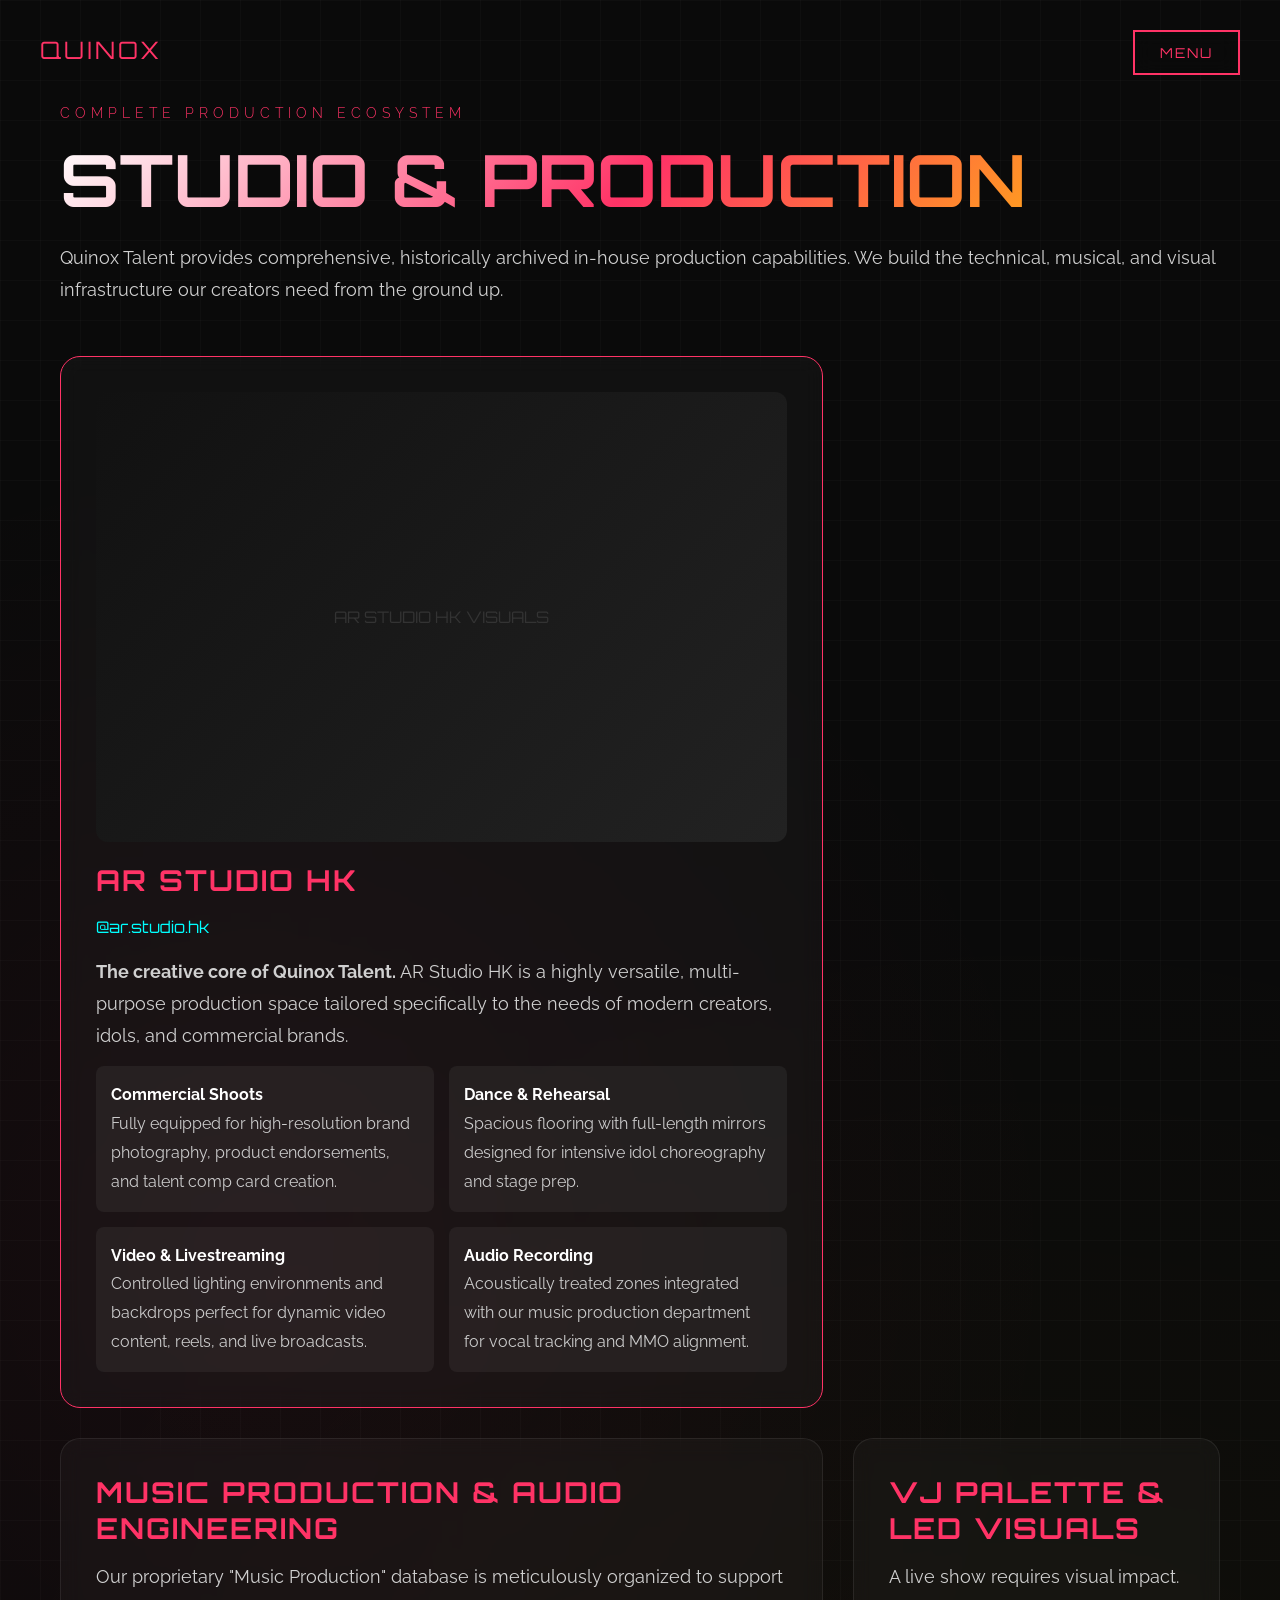
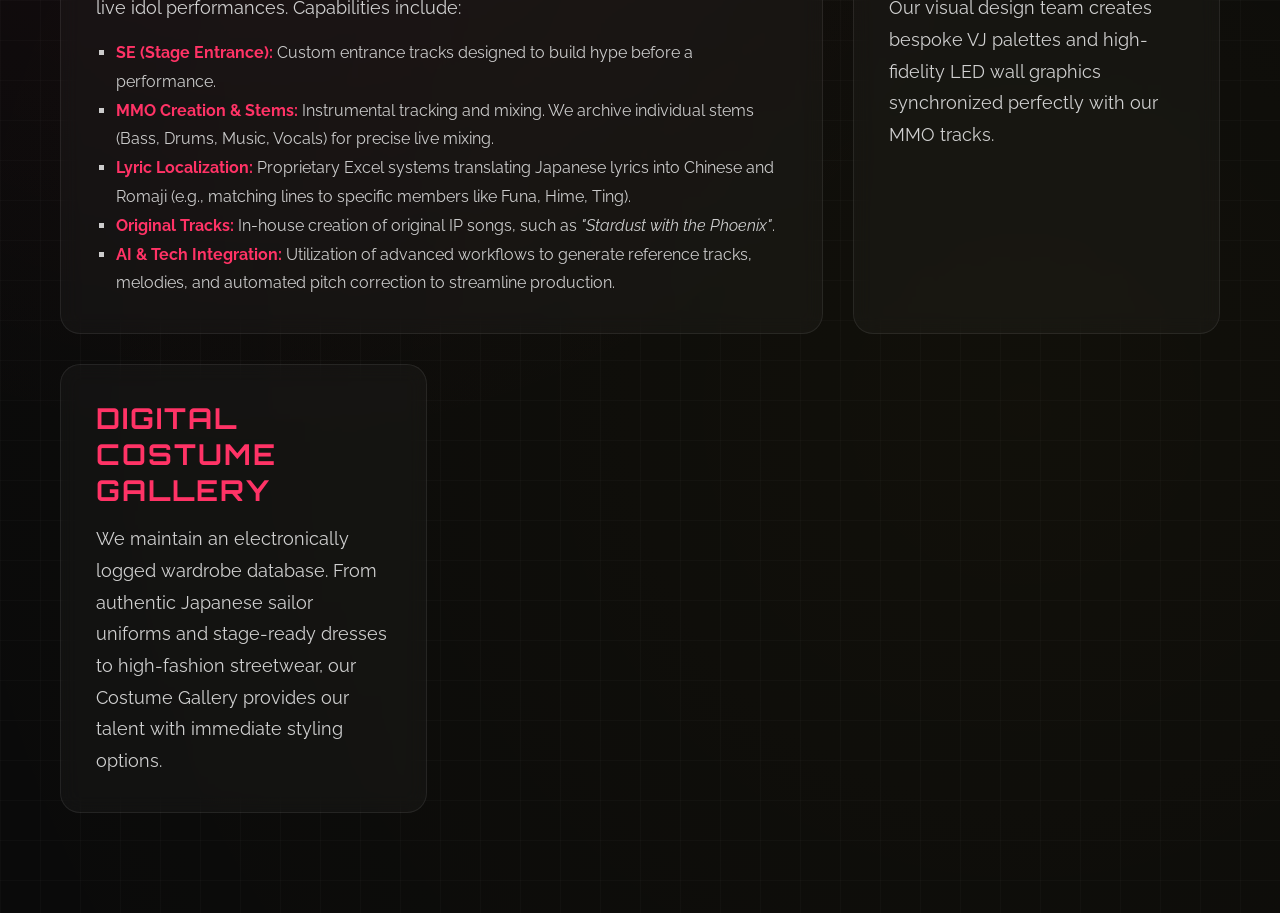
<file: studio.html>
<!DOCTYPE html>
<html lang="en">
<head>
    <meta charset="UTF-8">
    <meta name="viewport" content="width=device-width, initial-scale=1.0">
    <title>Studio & Production | Quinox Talent</title>
    <link rel="stylesheet" href="style.css">
</head>
<body>
    <div class="logo">QUINOX</div>
    
    <div id="myNav" class="menu-overlay">
        <a href="javascript:void(0)" class="closebtn" onclick="closeNav()">&times;</a>
        <a href="index.html">Home</a>
        <a href="artists.html">Creators & Groups</a>
        <a href="studio.html">Studio & Production</a>
        <a href="events.html">Performances & Campaigns</a>
        <a href="socials.html">Network Ecosystem</a>
        <a href="contact.html">Contact & B2B</a>
    </div>
    <button class="nav-toggle" onclick="openNav()">Menu</button>

    <div class="container">
        <p class="subtitle">Complete Production Ecosystem</p>
        <h1>STUDIO & PRODUCTION</h1>
        <p>Quinox Talent provides comprehensive, historically archived in-house production capabilities. We build the technical, musical, and visual infrastructure our creators need from the ground up.</p>

        <div class="grid">
            <div class="card" style="grid-column: span 2; border-color: var(--accent);">
                <div class="img-box" style="height: 450px; background: linear-gradient(135deg, #111, #222);">AR STUDIO HK VISUALS</div>
                <h2>AR STUDIO HK</h2>
                <p style="color: var(--accent-glow); margin-bottom: 15px; font-family: var(--font-heading); font-size: 1rem;">@ar.studio.hk</p>
                <p style="margin-bottom: 15px;">
                    <strong>The creative core of Quinox Talent.</strong> AR Studio HK is a highly versatile, multi-purpose production space tailored specifically to the needs of modern creators, idols, and commercial brands.
                </p>
                <ul style="list-style-type: none; margin-top: 15px; color: #ccc; line-height: 1.8; display: grid; grid-template-columns: 1fr 1fr; gap: 15px;">
                    <li style="background: rgba(255,255,255,0.05); padding: 15px; border-radius: 8px;">
                        <strong style="color: white; display:block;">Commercial Shoots</strong>
                        Fully equipped for high-resolution brand photography, product endorsements, and talent comp card creation.
                    </li>
                    <li style="background: rgba(255,255,255,0.05); padding: 15px; border-radius: 8px;">
                        <strong style="color: white; display:block;">Dance & Rehearsal</strong>
                        Spacious flooring with full-length mirrors designed for intensive idol choreography and stage prep.
                    </li>
                    <li style="background: rgba(255,255,255,0.05); padding: 15px; border-radius: 8px;">
                        <strong style="color: white; display:block;">Video & Livestreaming</strong>
                        Controlled lighting environments and backdrops perfect for dynamic video content, reels, and live broadcasts.
                    </li>
                    <li style="background: rgba(255,255,255,0.05); padding: 15px; border-radius: 8px;">
                        <strong style="color: white; display:block;">Audio Recording</strong>
                        Acoustically treated zones integrated with our music production department for vocal tracking and MMO alignment.
                    </li>
                </ul>
            </div>

            <div class="card" style="grid-column: span 2;">
                <h2>MUSIC PRODUCTION & AUDIO ENGINEERING</h2>
                <p>
                    Our proprietary "Music Production" database is meticulously organized to support live idol performances. Capabilities include:
                </p>
                <ul style="list-style-type: square; margin-top: 15px; margin-left: 20px; color: #ccc; line-height: 1.8;">
                    <li><strong style="color: var(--accent);">SE (Stage Entrance):</strong> Custom entrance tracks designed to build hype before a performance.</li>
                    <li><strong style="color: var(--accent);">MMO Creation & Stems:</strong> Instrumental tracking and mixing. We archive individual stems (Bass, Drums, Music, Vocals) for precise live mixing.</li>
                    <li><strong style="color: var(--accent);">Lyric Localization:</strong> Proprietary Excel systems translating Japanese lyrics into Chinese and Romaji (e.g., matching lines to specific members like Funa, Hime, Ting).</li>
                    <li><strong style="color: var(--accent);">Original Tracks:</strong> In-house creation of original IP songs, such as <em>"Stardust with the Phoenix"</em>.</li>
                    <li><strong style="color: var(--accent);">AI & Tech Integration:</strong> Utilization of advanced workflows to generate reference tracks, melodies, and automated pitch correction to streamline production.</li>
                </ul>
            </div>

            <div class="card">
                <h2>VJ PALETTE & LED VISUALS</h2>
                <p>
                    A live show requires visual impact. Our visual design team creates bespoke VJ palettes and high-fidelity LED wall graphics synchronized perfectly with our MMO tracks. 
                </p>
            </div>

            <div class="card">
                <h2>DIGITAL COSTUME GALLERY</h2>
                <p>
                    We maintain an electronically logged wardrobe database. From authentic Japanese sailor uniforms and stage-ready dresses to high-fashion streetwear, our Costume Gallery provides our talent with immediate styling options.
                </p>
            </div>
        </div>
    </div>

    <script src="script.js"></script>
</body>
</html>
</file>
<file: style.css>
/* style.css */
@import url('https://fonts.googleapis.com/css2?family=Raleway:wght@300;500;800&family=Orbitron:wght@700;900&display=swap');

:root {
    --bg-color: #0a0a0a;
    --card-bg: rgba(255, 255, 255, 0.03);
    --text-main: #ffffff;
    --text-muted: #999999;
    --accent: #ff3366; 
    --accent-secondary: #ffcc00; 
    --accent-glow: #00ffff; 
    --border: rgba(255, 255, 255, 0.08);
    --font-heading: 'Orbitron', sans-serif;
    --font-body: 'Raleway', sans-serif;
}

* {
    margin: 0;
    padding: 0;
    box-sizing: border-box;
}

body {
    background-color: var(--bg-color);
    color: var(--text-main);
    font-family: var(--font-body);
    overflow-x: hidden;
    background-image: 
        radial-gradient(circle at 20% 50%, rgba(255, 51, 102, 0.05) 0%, transparent 50%),
        radial-gradient(circle at 80% 80%, rgba(255, 204, 0, 0.03) 0%, transparent 50%),
        linear-gradient(rgba(255, 255, 255, 0.02) 1px, transparent 1px),
        linear-gradient(90deg, rgba(255, 255, 255, 0.02) 1px, transparent 1px);
    background-size: 100% 100%, 100% 100%, 40px 40px, 40px 40px;
}

/* --- Navigation Button --- */
.nav-toggle {
    position: fixed;
    top: 30px;
    right: 40px;
    z-index: 1000;
    background: transparent;
    border: 2px solid var(--accent);
    color: var(--accent);
    padding: 12px 25px;
    font-family: var(--font-heading);
    cursor: pointer;
    text-transform: uppercase;
    transition: all 0.3s ease;
    backdrop-filter: blur(10px);
    font-size: 0.85rem;
    letter-spacing: 2px;
}

.nav-toggle:hover {
    background: var(--accent);
    color: #fff;
    box-shadow: 0 0 20px var(--accent), 0 0 40px rgba(255, 51, 102, 0.3);
    transform: translateY(-2px);
}

/* --- Full Screen Menu Overlay --- */
.menu-overlay {
    height: 100%;
    width: 0;
    position: fixed;
    z-index: 999;
    top: 0;
    right: 0;
    background: linear-gradient(135deg, rgba(10, 10, 10, 0.98) 0%, rgba(20, 10, 15, 0.98) 100%);
    backdrop-filter: blur(15px);
    overflow-x: hidden;
    transition: 0.5s;
    display: flex;
    flex-direction: column;
    justify-content: center;
    align-items: center;
}

.menu-overlay a {
    padding: 18px;
    text-decoration: none;
    font-size: 2.2rem;
    color: var(--text-muted);
    font-family: var(--font-heading);
    display: block;
    transition: all 0.3s ease;
    text-transform: uppercase;
    letter-spacing: 3px;
}

.menu-overlay a:hover {
    color: var(--accent);
    text-shadow: 0 0 20px var(--accent);
    transform: scale(1.05) translateX(-10px);
}

.closebtn {
    position: absolute;
    top: 20px;
    right: 45px;
    font-size: 60px !important;
    color: var(--accent) !important;
}

/* --- Logo/Brand --- */
.logo {
    font-family: var(--font-heading);
    font-size: 1.5rem;
    position: fixed;
    top: 35px;
    left: 40px;
    z-index: 100;
    letter-spacing: 3px;
    color: var(--accent);
}

/* --- Layouts --- */
.container {
    max-width: 1200px;
    margin: 0 auto;
    padding: 100px 20px;
}

h1 {
    font-family: var(--font-heading);
    font-size: 4.5rem;
    margin-bottom: 20px;
    background: linear-gradient(135deg, #fff 0%, var(--accent) 50%, var(--accent-secondary) 100%);
    -webkit-background-clip: text;
    -webkit-text-fill-color: transparent;
    line-height: 1.2;
}

h2 {
    font-family: var(--font-heading);
    font-size: 1.8rem;
    margin-bottom: 15px;
    color: var(--accent);
    letter-spacing: 2px;
}

h3 {
    font-family: var(--font-heading);
    font-size: 1.2rem;
    color: var(--accent-secondary);
    letter-spacing: 2px;
}

p {
    font-size: 1.1rem;
    line-height: 1.8;
    color: #d0d0d0;
}

/* --- Hero Section --- */
.hero {
    height: 100vh;
    display: flex;
    flex-direction: column;
    justify-content: center;
    position: relative;
}

.subtitle {
    color: var(--accent);
    letter-spacing: 5px;
    text-transform: uppercase;
    font-size: 0.9rem;
    margin-bottom: 10px;
    font-weight: 300;
}

.cta-link {
    color: white;
    text-decoration: none;
    border-bottom: 2px solid var(--accent);
    width: max-content;
    padding-bottom: 5px;
    transition: 0.3s;
    margin-top: 30px;
    display: inline-block;
    text-transform: uppercase;
    letter-spacing: 2px;
    font-size: 0.95rem;
}

.cta-link:hover {
    color: var(--accent);
    border-color: var(--accent-secondary);
}

/* --- Cards (Glassmorphism) --- */
.grid {
    display: grid;
    grid-template-columns: repeat(auto-fit, minmax(320px, 1fr));
    gap: 30px;
    margin-top: 50px;
}

.card {
    background: var(--card-bg);
    border: 1px solid var(--border);
    padding: 35px;
    border-radius: 20px;
    transition: all 0.4s ease;
    backdrop-filter: blur(10px);
}

.card:hover {
    border-color: var(--accent);
    transform: translateY(-8px);
    box-shadow: 0 15px 40px rgba(255, 51, 102, 0.15);
    background: rgba(255, 255, 255, 0.05);
}

/* --- Artist Cards --- */
.artist-card {
    text-align: center;
}

.artist-card h2 {
    margin-top: 20px;
}

.genre {
    color: var(--text-muted);
    font-size: 0.9rem;
    text-transform: uppercase;
    letter-spacing: 2px;
}

/* --- Form --- */
form {
    display: flex;
    flex-direction: column;
    gap: 20px;
    max-width: 600px;
}

label {
    color: var(--text-muted);
    font-size: 0.85rem;
    text-transform: uppercase;
    letter-spacing: 2px;
    font-family: var(--font-heading);
}

input, textarea, select {
    background: rgba(255, 255, 255, 0.05);
    border: 1px solid var(--border);
    padding: 15px;
    color: white;
    font-family: var(--font-body);
    font-size: 1rem;
    outline: none;
    border-radius: 8px;
    transition: 0.3s;
}

input:focus, textarea:focus, select:focus {
    border-color: var(--accent);
    box-shadow: 0 0 15px rgba(255, 51, 102, 0.2);
    background: rgba(255, 255, 255, 0.08);
}

button.submit-btn {
    background: linear-gradient(135deg, var(--accent) 0%, #cc0044 100%);
    border: none;
    padding: 18px;
    color: white;
    font-weight: bold;
    cursor: pointer;
    text-transform: uppercase;
    font-family: var(--font-heading);
    letter-spacing: 3px;
    border-radius: 8px;
    transition: 0.3s;
    font-size: 0.9rem;
}

button.submit-btn:hover {
    box-shadow: 0 5px 25px rgba(255, 51, 102, 0.4);
    transform: translateY(-3px);
}

/* --- Image Placeholders --- */
.img-box {
    width: 100%;
    height: 280px;
    background: linear-gradient(135deg, #1a1a1a 0%, #0d0d0d 100%);
    margin-bottom: 20px;
    display: flex;
    align-items: center;
    justify-content: center;
    color: #333;
    font-family: var(--font-heading);
    border-radius: 12px;
    position: relative;
    overflow: hidden;
}

.img-box::before {
    content: '';
    position: absolute;
    top: 0;
    left: -100%;
    width: 100%;
    height: 100%;
    background: linear-gradient(90deg, transparent, rgba(255, 51, 102, 0.1), transparent);
    transition: 0.5s;
}

.card:hover .img-box::before {
    left: 100%;
}

/* --- Social Links --- */
.social-card {
    text-align: center;
    text-decoration: none;
    display: block;
    position: relative;
}

.social-card h2 {
    margin-bottom: 10px;
}

.social-handle {
    color: var(--accent-glow) !important;
    font-size: 1.1rem;
    font-weight: 500;
}

/* --- Event Tags --- */
.event-tag {
    display: inline-block;
    padding: 8px 15px;
    background: rgba(255, 51, 102, 0.1);
    border: 1px solid var(--accent);
    border-radius: 20px;
    font-size: 0.8rem;
    text-transform: uppercase;
    letter-spacing: 1px;
    margin-bottom: 15px;
    color: var(--accent);
}

.event-tag.past {
    background: rgba(153, 153, 153, 0.1);
    border-color: var(--text-muted);
    color: var(--text-muted);
}

/* --- Contact Grid --- */
.contact-grid {
    display: grid;
    grid-template-columns: 1fr 1.2fr;
    gap: 50px;
    margin-top: 50px;
}

.info-card {
    background: var(--card-bg);
    border: 1px solid var(--border);
    padding: 30px;
    border-radius: 20px;
    backdrop-filter: blur(10px);
}

.info-card h3 {
    margin-bottom: 10px;
    margin-top: 25px;
}

.info-card h3:first-child {
    margin-top: 0;
}

/* --- Instagram Preview Card Component --- */
.ig-preview-card {
    background: #000;
    border: 1px solid #333;
    border-radius: 12px;
    padding: 15px;
    margin-top: 15px;
    font-family: -apple-system, BlinkMacSystemFont, "Segoe UI", Roboto, Helvetica, Arial, sans-serif;
}
.ig-header {
    display: flex;
    align-items: center;
    gap: 15px;
    margin-bottom: 12px;
}
.ig-avatar {
    width: 60px;
    height: 60px;
    border-radius: 50%;
    background: linear-gradient(45deg, #f09433 0%, #e6683c 25%, #dc2743 50%, #cc2366 75%, #bc1888 100%);
    padding: 2px;
}
.ig-avatar-inner {
    width: 100%;
    height: 100%;
    background: #222;
    border-radius: 50%;
    border: 2px solid #000;
}
.ig-stats {
    display: flex;
    gap: 15px;
    font-size: 0.85rem;
    color: #fff;
    text-align: center;
}
.ig-stats div span {
    display: block;
    font-weight: bold;
    font-size: 1rem;
}
.ig-bio {
    font-size: 0.85rem;
    color: #eee;
    line-height: 1.4;
    margin-bottom: 12px;
    text-align: left;
}
.ig-grid {
    display: grid;
    grid-template-columns: repeat(3, 1fr);
    gap: 2px;
}
.ig-grid-item {
    aspect-ratio: 1 / 1;
    background: #222;
    border-radius: 2px;
}
.ig-btn {
    display: block;
    width: 100%;
    padding: 6px 0;
    margin-top: 12px;
    background: #262626;
    color: #fff;
    text-align: center;
    text-decoration: none;
    border-radius: 6px;
    font-size: 0.85rem;
    font-weight: 600;
    transition: 0.2s;
}
.ig-btn:hover {
    background: #333;
}

/* --- Responsive --- */
@media (max-width: 768px) {
    h1 { font-size: 3rem; }
    .nav-toggle { top: 20px; right: 20px; }
    .logo { top: 25px; left: 20px; font-size: 1.2rem; }
    .contact-grid { grid-template-columns: 1fr; }
    .menu-overlay a { font-size: 1.5rem; }
}
</file>
